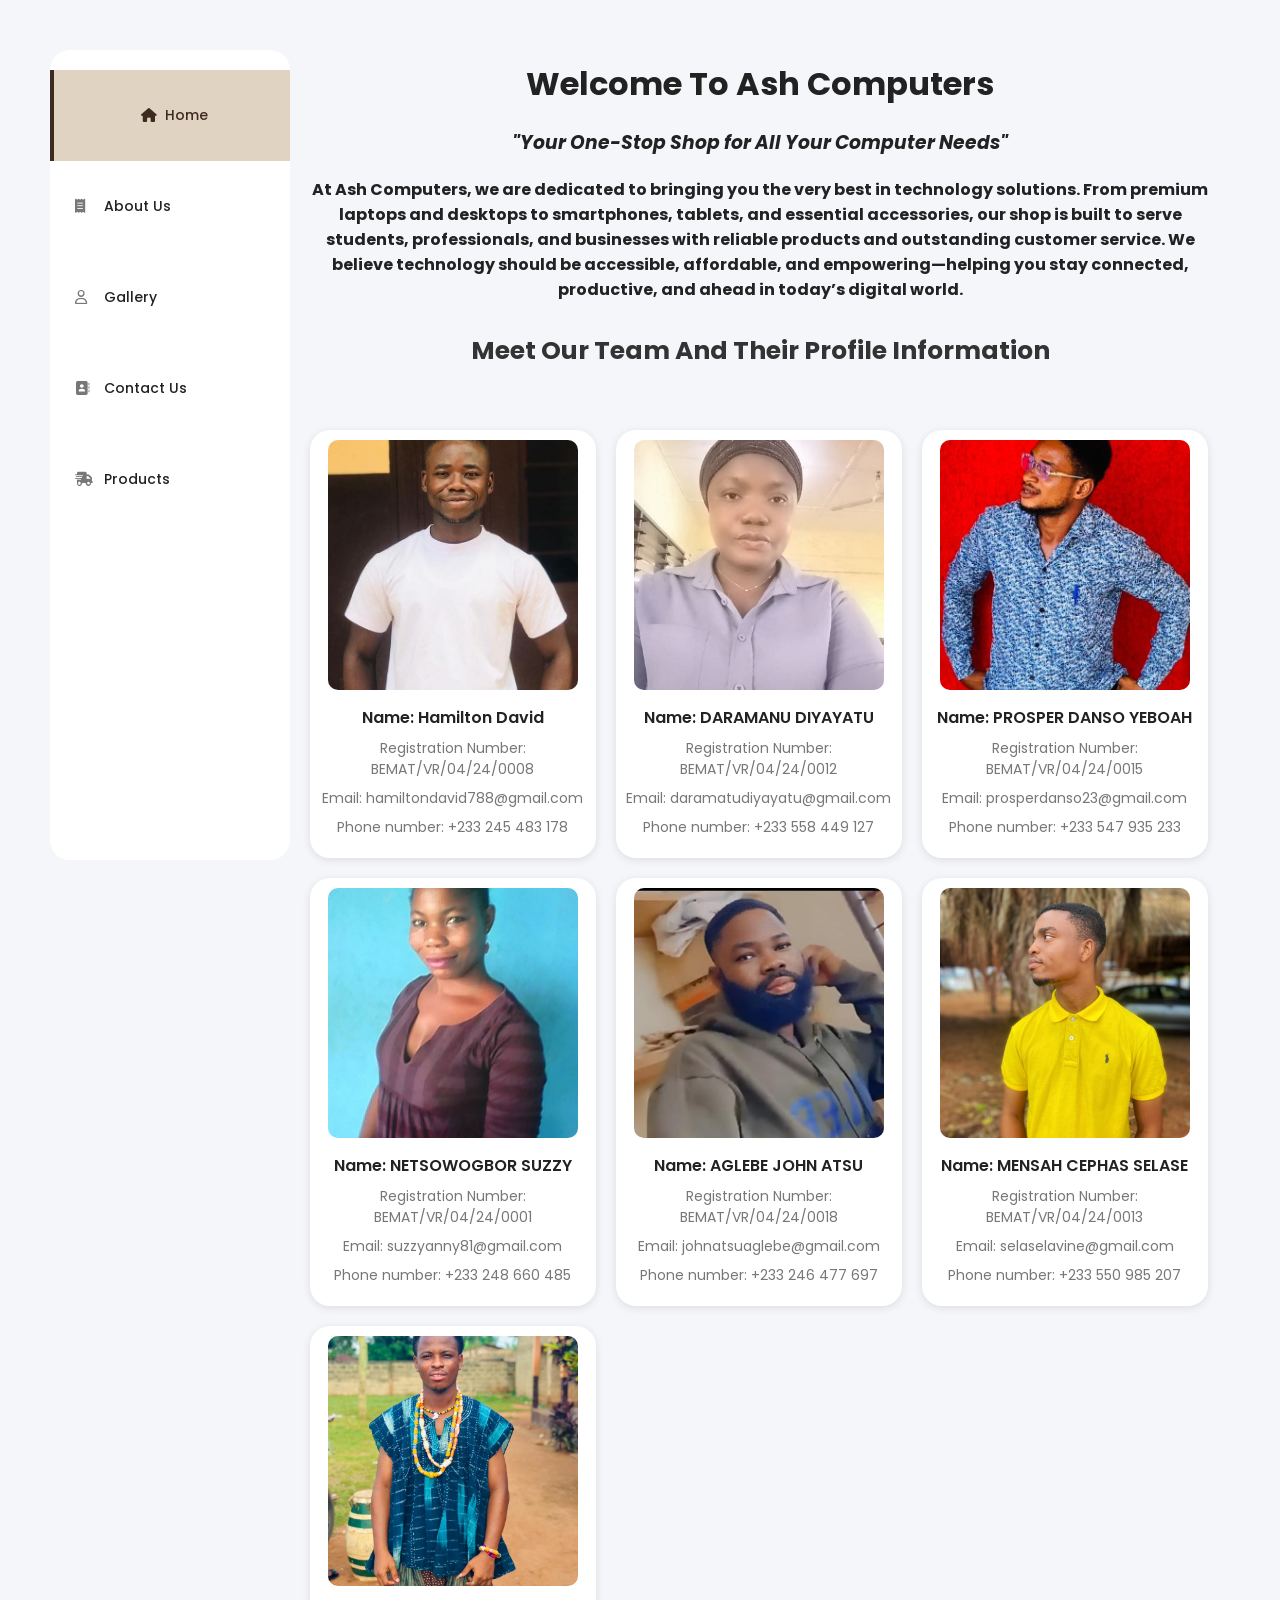
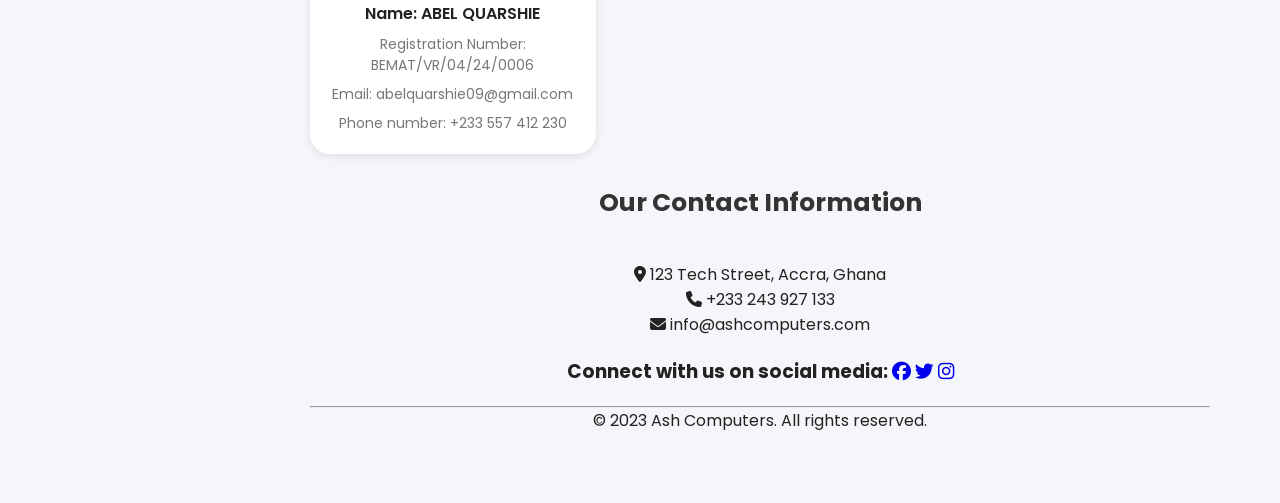
<file: index.html>
<!DOCTYPE html>
<html lang="en">
<head>
    <meta charset="UTF-8">
    <meta name="viewport" content="width=device-width, initial-scale=1.0">
    <title>Homepage</title>
    <link rel="stylesheet" href="styles.css">

    <link href="https://fonts.googleapis.com/css2?family=Poppins:wght@300;400;500;600&display=swap" rel="stylesheet">
    <link rel="stylesheet" href="https://cdnjs.cloudflare.com/ajax/libs/font-awesome/6.4.0/css/all.min.css">
</head>
<body>
    <button class="sidebar-toggle" id="sidebarToggle">
        <i class="fas fa-bars"></i>
    </button>
    <div class="page-container">
        <div id="sidebarOverlay" class="sidebar-overlay"></div>
        <aside class="sidebar">
            <nav>
                <a href="#" class="active"><i class="fa-solid fa-house"></i> Home</a>
                <a href="about.html"><i class="fa-solid fa-receipt"></i> About Us</a>
                <a href="gallery.html" id="profileLink"><i class="fa-regular fa-user"></i> Gallery</a>
                <a href="contact.html"><i class="fa-solid fa-address-book"></i> Contact Us</a>
                <a href="products.html"><i class="fa-solid fa-truck-fast"></i> Products</a>
            </nav>
        </aside>

        <main class="content">
          <!-- Profile Information Section -->
           <h1>Welcome To Ash Computers</h1>
              <h3><em>"Your One-Stop Shop for All Your Computer Needs"</em></h3>
           <h4>At Ash Computers, we are dedicated to bringing you the very best in technology solutions. From premium laptops and desktops to smartphones, tablets, and essential accessories, our shop is built to serve students, professionals, and businesses with reliable products and outstanding customer service. We believe technology should be accessible, affordable, and empowering—helping you stay connected, productive, and ahead in today’s digital world.</h4>

            <h2>Meet Our Team And Their Profile Information</h2>

        <div class="cards-container">
                <div class="profile-card">
                    <img src="images/david.jpeg" alt="Profile 1">
                    <div class="card-info">
                        <h3>Name: Hamilton David</h3>
                        <p>Registration Number: BEMAT/VR/04/24/0008</p>
                        <p>Email: hamiltondavid788@gmail.com</p>
                        <p>Phone number: +233 245 483 178</p>
                    </div>
                </div>
                
                <div class="profile-card">
                    <img src="images/diyayatu.jpeg" alt="Profile 2">
                    <div class="card-info">
                        <h3>Name: DARAMANU DIYAYATU</h3>
                        <p>Registration Number: BEMAT/VR/04/24/0012</p>
                        <p>Email: daramatudiyayatu@gmail.com</p>
                        <p>Phone number: +233 558 449 127</p>
                    </div>
                </div>
                
                <div class="profile-card">
                    <img src="images/prosper.jpeg" alt="Profile 3">
                    <div class="card-info">
                        <h3>Name: PROSPER DANSO YEBOAH</h3>
                        <p>Registration Number: BEMAT/VR/04/24/0015</p>
                        <p>Email: prosperdanso23@gmail.com</p>
                        <p>Phone number: +233 547 935 233</p>
                    </div>
                </div>
                
                <div class="profile-card">
                    <img src="images/suzzy.jpeg" alt="Profile 4">
                    <div class="card-info">
                        <h3>Name: NETSOWOGBOR SUZZY</h3>
                        <p>Registration Number: BEMAT/VR/04/24/0001</p>
                        <p>Email: suzzyanny81@gmail.com</p>
                        <p>Phone number: +233 248 660 485</p>
                    </div>
                </div>
                
                <div class="profile-card">
                    <img src="images/john.jpeg" alt="Profile 5">
                    <div class="card-info">
                        <h3>Name: AGLEBE JOHN ATSU</h3>
                        <p>Registration Number: BEMAT/VR/04/24/0018</p>
                        <p>Email: johnatsuaglebe@gmail.com</p>
                        <p>Phone number: +233 246 477 697</p>
                    </div>
                </div>

                <div class="profile-card">
                    <img src="images/cephas.jpeg" alt="Profile 2">
                    <div class="card-info">
                        <h3>Name: MENSAH CEPHAS SELASE</h3>
                        <p>Registration Number: BEMAT/VR/04/24/0013</p>
                        <p>Email: selaselavine@gmail.com</p>
                        <p>Phone number: +233 550 985 207</p>
                    </div>
                </div>

                <div class="profile-card">
                    <img src="images/abel.jpeg" alt="Profile 2">
                    <div class="card-info">
                        <h3>Name: ABEL QUARSHIE</h3>
                        <p>Registration Number: BEMAT/VR/04/24/0006</p>
                        <p>Email: abelquarshie09@gmail.com</p>
                        <p>Phone number: +233 557 412 230</p>
                    </div>
                </div>
            </div>

            <div>
        <h2>Our Contact Information</h2>
        <p><i class="fa-solid fa-location-dot"></i> 123 Tech Street, Accra, Ghana</p>
        <p><i class="fa-solid fa-phone"></i> +233 243 927 133</p>
        <p><i class="fa-solid fa-envelope"></i> info@ashcomputers.com</p>
    </div>

    <h3>
        Connect with us on social media:
        <a href="https://www.facebook.com/ashcomputers" target="_blank"><i class="fab fa-facebook"></i></a>
        <a href="https://www.twitter.com/ashcomputers" target="_blank"><i class="fab fa-twitter"></i></a>
        <a href="https://www.instagram.com/ashcomputers" target="_blank"><i class="fab fa-instagram"></i></a>
    </h3>
    <div>
        <hr>
        <p>&copy; 2023 Ash Computers. All rights reserved.</p>
    </div>

        </main>
        </div>
        
    <script>
        // Mobile menu toggle functionality
        const sidebarToggle = document.getElementById('sidebarToggle');
        const pageContainer = document.querySelector('.page-container');
        const sidebarOverlay = document.getElementById('sidebarOverlay');

        sidebarToggle.addEventListener('click', () => {
            pageContainer.classList.toggle('sidebar-open');
        });

        sidebarOverlay.addEventListener('click', () => {
            pageContainer.classList.remove('sidebar-open');
        });
    </script>
</body>
</html>
</file>
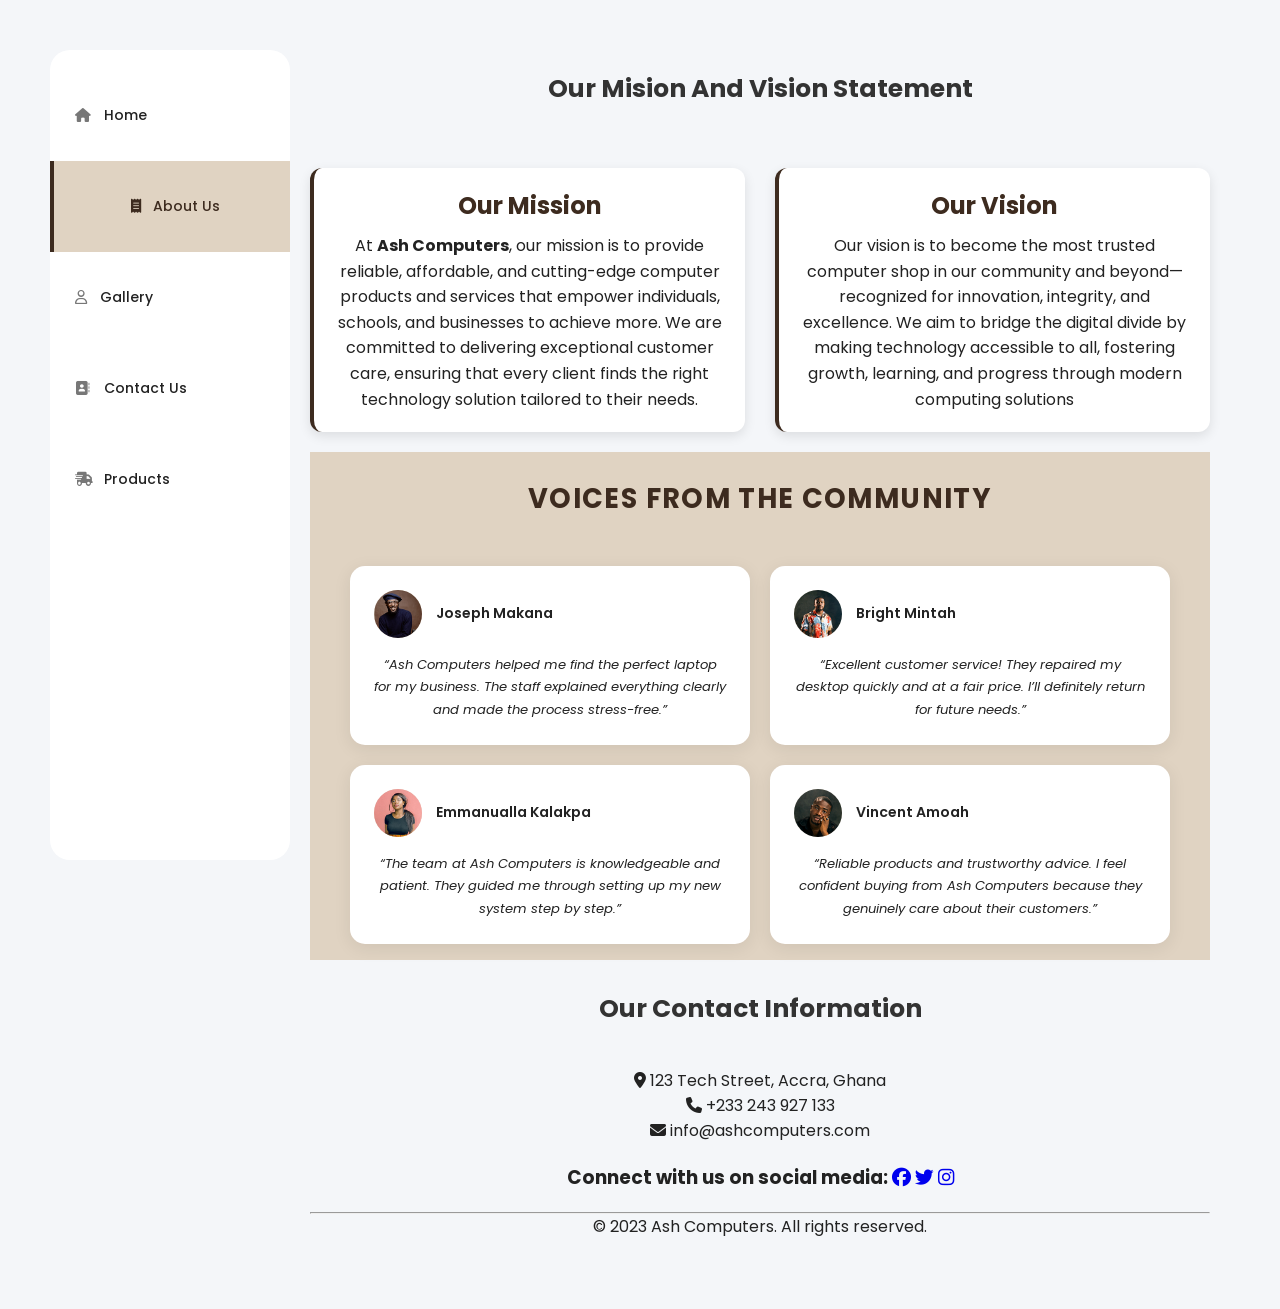
<file: about.html>
<!DOCTYPE html>
<html lang="en">
<head>
    <meta charset="UTF-8">
    <meta name="viewport" content="width=device-width, initial-scale=1.0">
    <title>About Us</title>
    <link rel="stylesheet" href="styles.css">
    <link href="https://fonts.googleapis.com/css2?family=Poppins:wght@300;400;500;600&display=swap" rel="stylesheet">
    <link rel="stylesheet" href="https://cdnjs.cloudflare.com/ajax/libs/font-awesome/6.4.0/css/all.min.css">
</head>
<body>
    <button class="sidebar-toggle" id="sidebarToggle">
        <i class="fas fa-bars"></i>
    </button>
    <div class="page-container">
        <div id="sidebarOverlay" class="sidebar-overlay"></div>
        <aside class="sidebar">
            <nav>
                <a href="index.html"><i class="fa-solid fa-house"></i> Home</a>
                <a href="#" class="active"><i class="fa-solid fa-receipt"></i> About Us</a>
                <a href="gallery.html"><i class="fa-regular fa-user"></i>Gallery</a>
                <a href="contact.html"><i class="fa-solid fa-address-book"></i> Contact Us</a>
                <a href="products.html"><i class="fa-solid fa-truck-fast"></i> Products</a>
            </nav>
        </aside>

        <main class="content">
            <h2>Our Mision And Vision Statement</h2>
            <div class="mission">
                <div class="mission-card">
                    <h3>Our Mission</h3>
                    <p>At <strong>Ash Computers</strong>, our mission is to provide reliable, affordable, and cutting-edge computer products and services that empower individuals, schools, and businesses to achieve more. We are committed to delivering exceptional customer care, ensuring that every client finds the right technology solution tailored to their needs.
                    </p>
                </div>

                <div class="mission-card">
                    <h3>Our Vision</h3>
                    <p>Our vision is to become the most trusted computer shop in our community and beyond—recognized for innovation, integrity, and excellence. We aim to bridge the digital divide by making technology accessible to all, fostering growth, learning, and progress through modern computing solutions
                    </p>
                </div>
            </div>
           
                  <!-- ═══════════════════════════════════════
       COMMUNITY TESTIMONIALS
  ═══════════════════════════════════════ -->
  <section class="community-section" id="community">
    <div class="community-inner">
      <h2 class="community-title">VOICES FROM THE COMMUNITY</h2>

      <div class="testimonials-grid">

        <div class="testimonial-card">
          <div class="testimonial-header">
            <div class="testimonial-avatar">
              <img src="images/makana image.png" alt="Adaeze Okafor"/>
            </div>
              <div class="testimonial-name">Joseph Makana</div>
          </div>
          <p class="testimonial-text">“Ash Computers helped me find the perfect laptop for my business. The staff explained everything clearly and made the process stress-free.”</p>
        </div>

        <div class="testimonial-card">
          <div class="testimonial-header">
            <div class="testimonial-avatar">
              <img src="images/Amina Threads Image.png" alt="Kwame Mensah"/>
            </div>
              <div class="testimonial-name">Bright Mintah</div>
          </div>
          <p class="testimonial-text">“Excellent customer service! They repaired my desktop quickly and at a fair price. I’ll definitely return for future needs.”</p>
        </div>

        <div class="testimonial-card">
          <div class="testimonial-header">
            <div class="testimonial-avatar">
              <img src="images/Nala Couture Image.png" alt="David Kipnge"/>
            </div>
              <div class="testimonial-name">Emmanualla Kalakpa</div>
          </div>
          <p class="testimonial-text">“The team at Ash Computers is knowledgeable and patient. They guided me through setting up my new system step by step.”</p>
        </div>

        <div class="testimonial-card">
          <div class="testimonial-header">
            <div class="testimonial-avatar">
              <img src="images/Amino Diallo.png" alt="Amara Diallo"/>
            </div>
              <div class="testimonial-name">Vincent Amoah</div>
          </div>
          <p class="testimonial-text">“Reliable products and trustworthy advice. I feel confident buying from Ash Computers because they genuinely care about their customers.”</p>
        </div>

      </div>
    </div>
  </section>

  <div>
        <h2>Our Contact Information</h2>
        <p><i class="fa-solid fa-location-dot"></i> 123 Tech Street, Accra, Ghana</p>
        <p><i class="fa-solid fa-phone"></i> +233 243 927 133</p>
        <p><i class="fa-solid fa-envelope"></i> info@ashcomputers.com</p>
    </div>

    <h3>
        Connect with us on social media:
        <a href="https://www.facebook.com/ashcomputers" target="_blank"><i class="fab fa-facebook"></i></a>
        <a href="https://www.twitter.com/ashcomputers" target="_blank"><i class="fab fa-twitter"></i></a>
        <a href="https://www.instagram.com/ashcomputers" target="_blank"><i class="fab fa-instagram"></i></a>
    </h3>
    <div>
        <hr>
        <p>&copy; 2023 Ash Computers. All rights reserved.</p>
    </div>
             
        </main>



        </div>

    <script>
        // Mobile menu toggle functionality
        const sidebarToggle = document.getElementById('sidebarToggle');
        const pageContainer = document.querySelector('.page-container');
        const sidebarOverlay = document.getElementById('sidebarOverlay');

        sidebarToggle.addEventListener('click', () => {
            pageContainer.classList.toggle('sidebar-open');
        });

        sidebarOverlay.addEventListener('click', () => {
            pageContainer.classList.remove('sidebar-open');
        });
    </script>
</body>
</html>
</file>
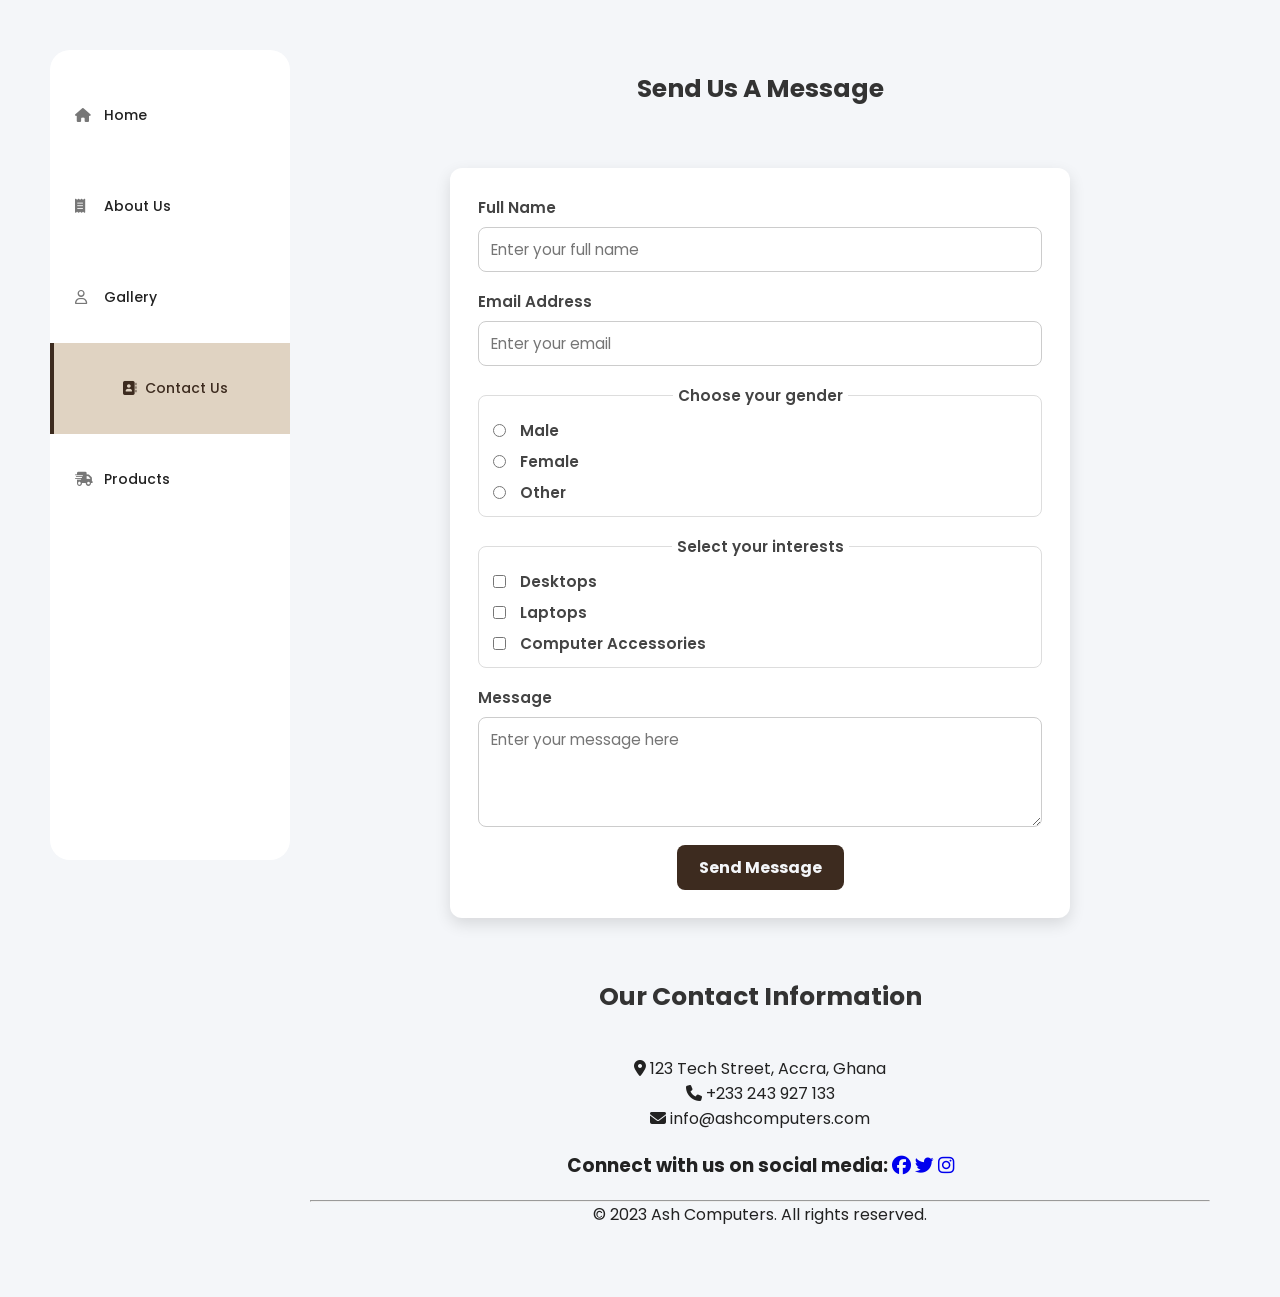
<file: contact.html>
<!DOCTYPE html>
<html lang="en">
<head>
    <meta charset="UTF-8">
    <meta name="viewport" content="width=device-width, initial-scale=1.0">
    <title>Contact Us</title>
    <link rel="stylesheet" href="styles.css">
    <link href="https://fonts.googleapis.com/css2?family=Poppins:wght@300;400;500;600&display=swap" rel="stylesheet">
    <link rel="stylesheet" href="https://cdnjs.cloudflare.com/ajax/libs/font-awesome/6.4.0/css/all.min.css">
</head>
<body>
    <button class="sidebar-toggle" id="sidebarToggle">
        <i class="fas fa-bars"></i>
    </button>
    <div class="page-container">
        <div id="sidebarOverlay" class="sidebar-overlay"></div>
        <aside class="sidebar">
            <nav>
                <a href="index.html"><i class="fa-solid fa-house"></i> Home</a>
                <a href="about.html"><i class="fa-solid fa-receipt"></i> About Us</a>
                <a href="gallery.html" id="profileLink"><i class="fa-regular fa-user"></i> Gallery</a>
                <a href="#" class="active"><i class="fa-solid fa-address-book"></i> Contact Us</a>
                <a href="products.html"><i class="fa-solid fa-truck-fast"></i> Products</a>
            </nav>
        </aside>

        <main class="content">
            
    <h2>Send Us A Message</h2>
    <form action="#" method="post" class="contact-form">
        <div class="form-group">
            <label for="fullname">Full Name</label>
            <input type="text" id="fullname" name="fullname" placeholder="Enter your full name" required>
        </div>

        <div class="form-group">
            <label for="email">Email Address</label>
            <input type="email" id="email" name="email" placeholder="Enter your email" required>
        </div>

        <fieldset class="form-group">
            <legend>Choose your gender</legend>
            <label><input type="radio" id="male" name="gender" value="male" required> Male</label>
            <label><input type="radio" id="female" name="gender" value="female"> Female</label>
            <label><input type="radio" id="other" name="gender" value="other"> Other</label>
        </fieldset>

        <fieldset class="form-group">
            <legend>Select your interests</legend>
            <label><input type="checkbox" name="interests" value="sports"> Desktops</label>
            <label><input type="checkbox" name="interests" value="music"> Laptops</label>
            <label><input type="checkbox" name="interests" value="reading"> Computer Accessories</label>
        </fieldset>

        <div class="form-group">
            <label for="message">Message</label>
            <textarea id="message" name="message" placeholder="Enter your message here" required></textarea>
        </div>

        <button type="submit">Send Message</button>
    </form>

    <div>
        <h2>Our Contact Information</h2>
        <p><i class="fa-solid fa-location-dot"></i> 123 Tech Street, Accra, Ghana</p>
        <p><i class="fa-solid fa-phone"></i> +233 243 927 133</p>
        <p><i class="fa-solid fa-envelope"></i> info@ashcomputers.com</p>
    </div>

    <h3>
        Connect with us on social media:
        <a href="https://www.facebook.com/ashcomputers" target="_blank"><i class="fab fa-facebook"></i></a>
        <a href="https://www.twitter.com/ashcomputers" target="_blank"><i class="fab fa-twitter"></i></a>
        <a href="https://www.instagram.com/ashcomputers" target="_blank"><i class="fab fa-instagram"></i></a>
    </h3>
    <div>
        <hr>
        <p>&copy; 2023 Ash Computers. All rights reserved.</p>
    </div>
        </main>
        </div>

    <script>
        // Mobile menu toggle functionality
        const sidebarToggle = document.getElementById('sidebarToggle');
        const pageContainer = document.querySelector('.page-container');
        const sidebarOverlay = document.getElementById('sidebarOverlay');

        sidebarToggle.addEventListener('click', () => {
            pageContainer.classList.toggle('sidebar-open');
        });

        sidebarOverlay.addEventListener('click', () => {
            pageContainer.classList.remove('sidebar-open');
        });
    </script>
</body>
</html>
</file>
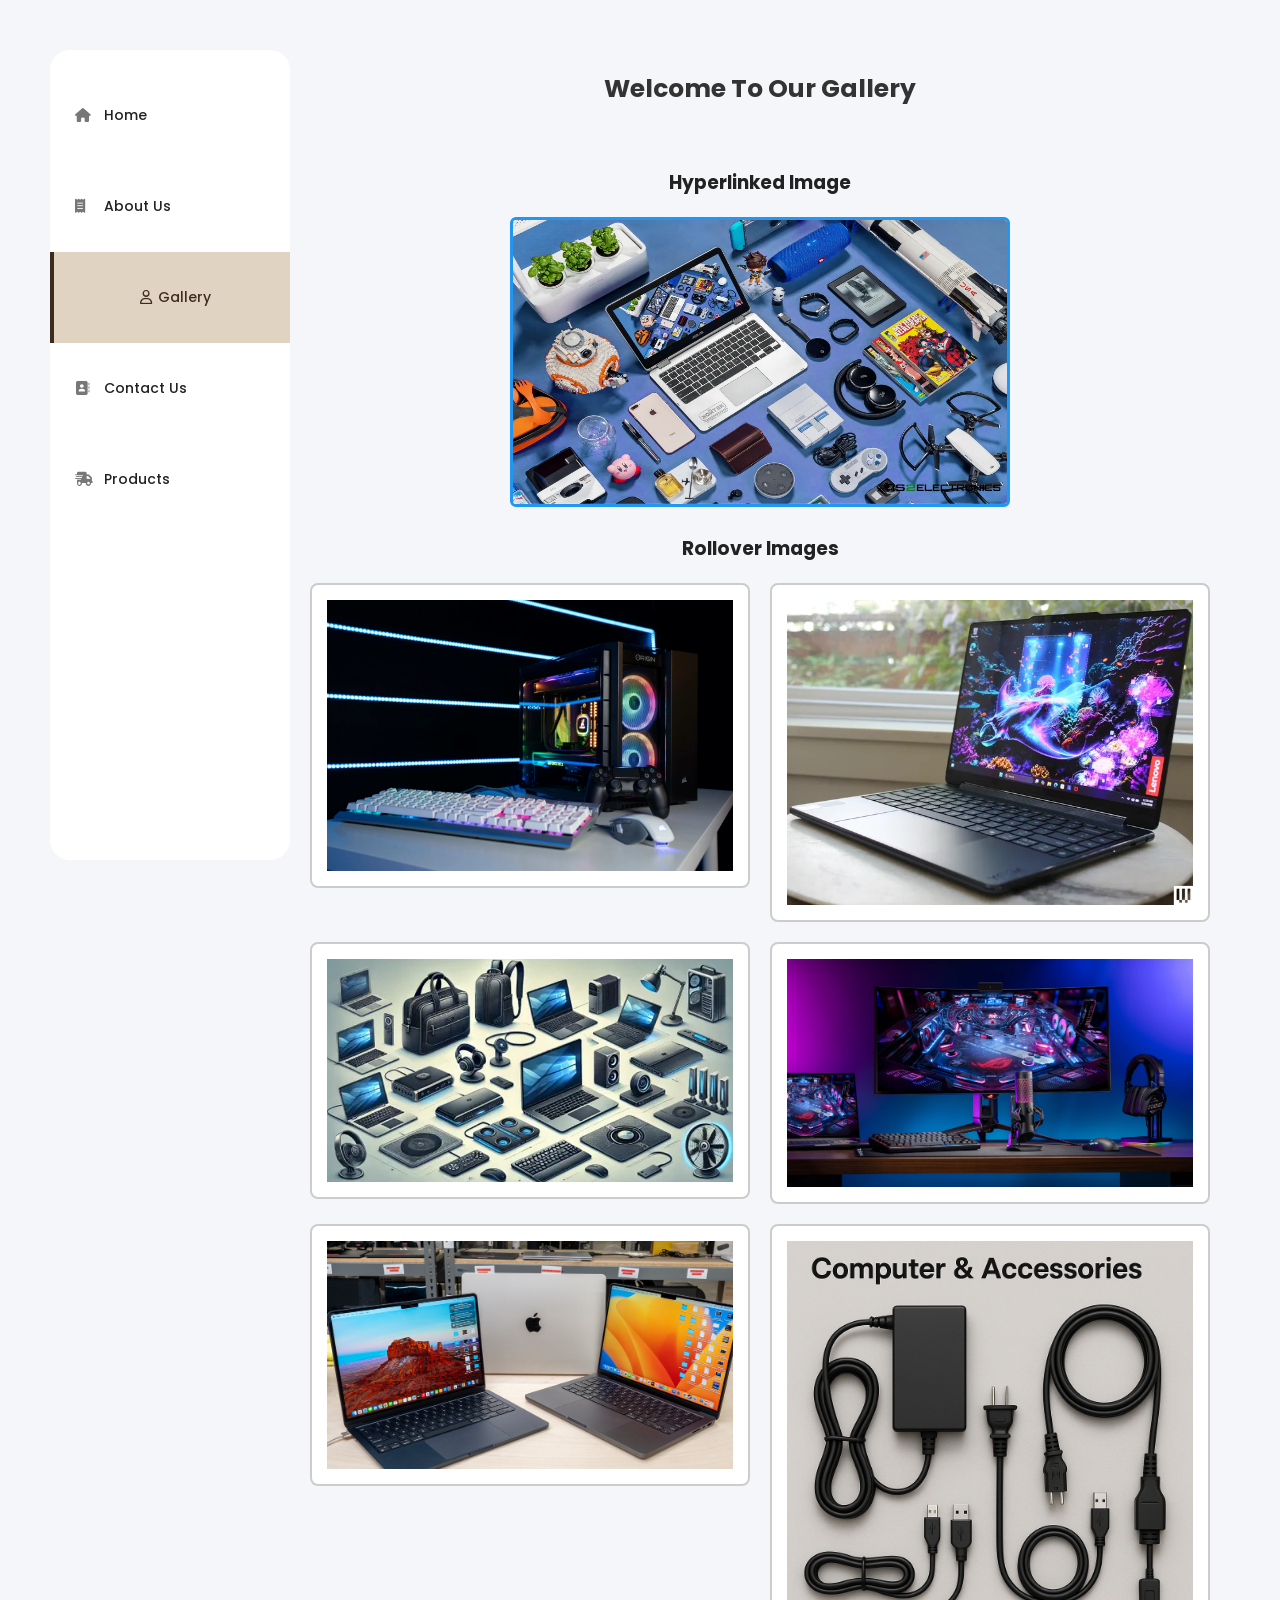
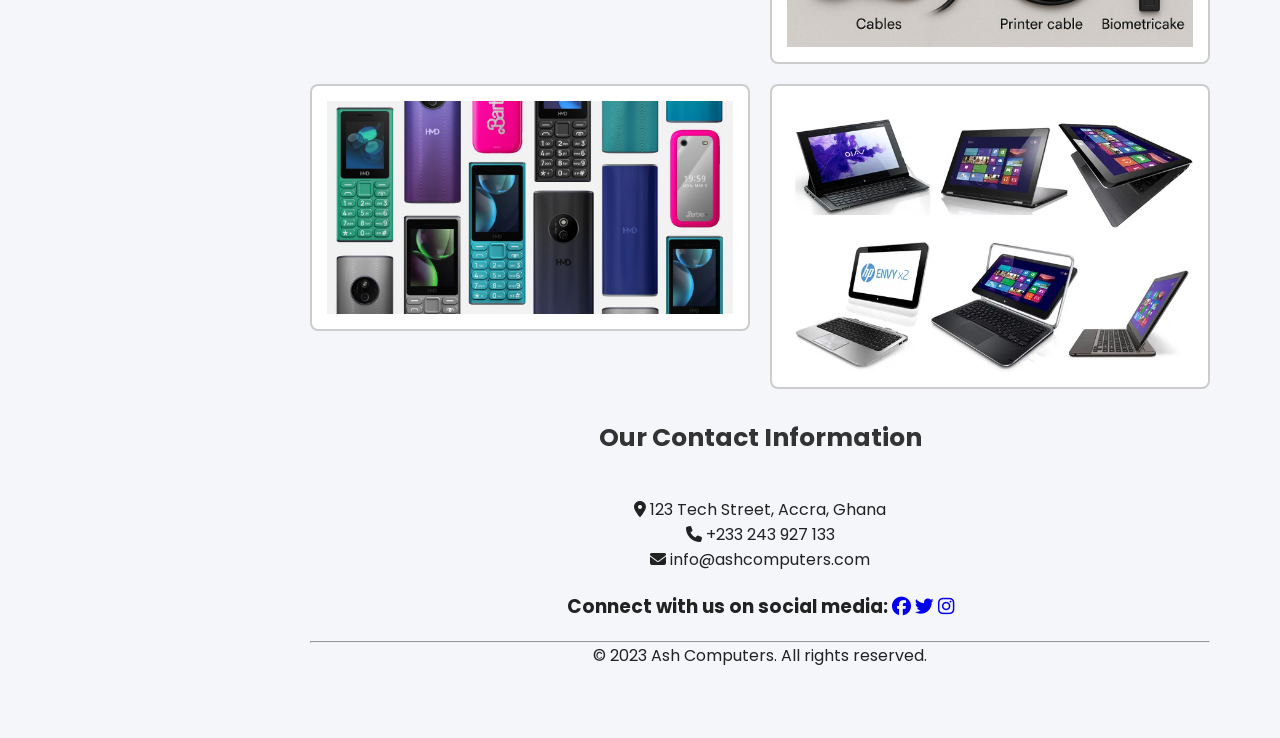
<file: gallery.html>
<!DOCTYPE html>
<html lang="en">
<head>
    <meta charset="UTF-8">
    <meta name="viewport" content="width=device-width, initial-scale=1.0">
    <title>Gallery</title>
    <link rel="stylesheet" href="styles.css">
    <link href="https://fonts.googleapis.com/css2?family=Poppins:wght@300;400;500;600&display=swap" rel="stylesheet">
    <link rel="stylesheet" href="https://cdnjs.cloudflare.com/ajax/libs/font-awesome/6.4.0/css/all.min.css">
</head>
<body>
    <button class="sidebar-toggle" id="sidebarToggle">
        <i class="fas fa-bars"></i>
    </button>
    <div class="page-container">
        <div id="sidebarOverlay" class="sidebar-overlay"></div>
        <!-- Navigation sidebar -->
        <aside class="sidebar">
            <nav>
                <a href="index.html"><i class="fa-solid fa-house"></i> Home</a>
                <a href="about.html"><i class="fa-solid fa-receipt"></i> About Us</a>
                <a href="#" class="active"><i class="fa-regular fa-user"></i>Gallery</a>
                <a href="contact.html"><i class="fa-solid fa-address-book"></i> Contact Us</a>
                <a href="products.html"><i class="fa-solid fa-truck-fast"></i> Products</a>
            </nav>
        </aside>
<!-- Main Content Page -->
        <main class="content">
            <h2>Welcome To Our Gallery</h2>

            <!-- Hyperlinked Image -->
             <h3>Hyperlinked Image</h3>
    <div class="linked-image">
        <a href="https://as2.ae/gadgets-examples/?srsltid=AfmBOor2L7TFckHd138uA8Omf4IGtQ9JXAR4ABbVwhBBO5OPyeFayUB2" target="_blank">
            <img src="images/Gadgets-Examples.webp" 
                 alt="Hyperlinked Image" 
                 class="hyperlink">
        </a>
    </div>

    <!-- Rollover Images -->
     <h3>Rollover Images</h3>
    <div class="rollover-grid">
        <div class="image-box">
            <img src="images/gaming-computer.webp" 
                 alt="Rollover Image" 
                 class="rollover">
        </div>

        <div class="image-box">
            <img src="images/laptops.webp" 
                 alt="Rollover Image" 
                 class="rollover">
        </div>

    <div class="image-box">
        <img src="images/computeraccessories.jpg" 
             alt="Rollover Image" 
             class="rollover">
    </div>

    <div class="image-box">
        <img src="images/desktop computer.jpg" 
             alt="Rollover Image" 
             class="rollover">
    </div>

    <div class="image-box">
        <img src="images/apple-laptops.jpg" 
             alt="Rollover Image" 
             class="rollover">
    </div>

    <div class="image-box">
        <img src="images/external-drive.png" 
             alt="Rollover Image" 
             class="rollover">
    </div>

    <div class="image-box">
        <img src="images/mobile-phones.jpg" 
             alt="Rollover Image" 
             class="rollover">
    </div>

    <div class="image-box">
        <img src="images/hybrids-computer.webp" 
             alt="Rollover Image" 
             class="rollover">
    </div>
    </div>

    <div>
        <h2>Our Contact Information</h2>
        <p><i class="fa-solid fa-location-dot"></i> 123 Tech Street, Accra, Ghana</p>
        <p><i class="fa-solid fa-phone"></i> +233 243 927 133</p>
        <p><i class="fa-solid fa-envelope"></i> info@ashcomputers.com</p>
    </div>

    <h3>
        Connect with us on social media:
        <a href="https://www.facebook.com/ashcomputers" target="_blank"><i class="fab fa-facebook"></i></a>
        <a href="https://www.twitter.com/ashcomputers" target="_blank"><i class="fab fa-twitter"></i></a>
        <a href="https://www.instagram.com/ashcomputers" target="_blank"><i class="fab fa-instagram"></i></a>
    </h3>
    <div>
        <hr>
        <p>&copy; 2023 Ash Computers. All rights reserved.</p>
    </div>

        </main>
        </div>

    <script>
        // Mobile menu toggle functionality
        const sidebarToggle = document.getElementById('sidebarToggle');
        const pageContainer = document.querySelector('.page-container');
        const sidebarOverlay = document.querySelector('.sidebar-overlay');

        sidebarToggle.addEventListener('click', () => {
            pageContainer.classList.toggle('sidebar-open');
        });

        sidebarOverlay.addEventListener('click', () => {
            pageContainer.classList.remove('sidebar-open');
        });
    </script>
</body>
</html>
</file>
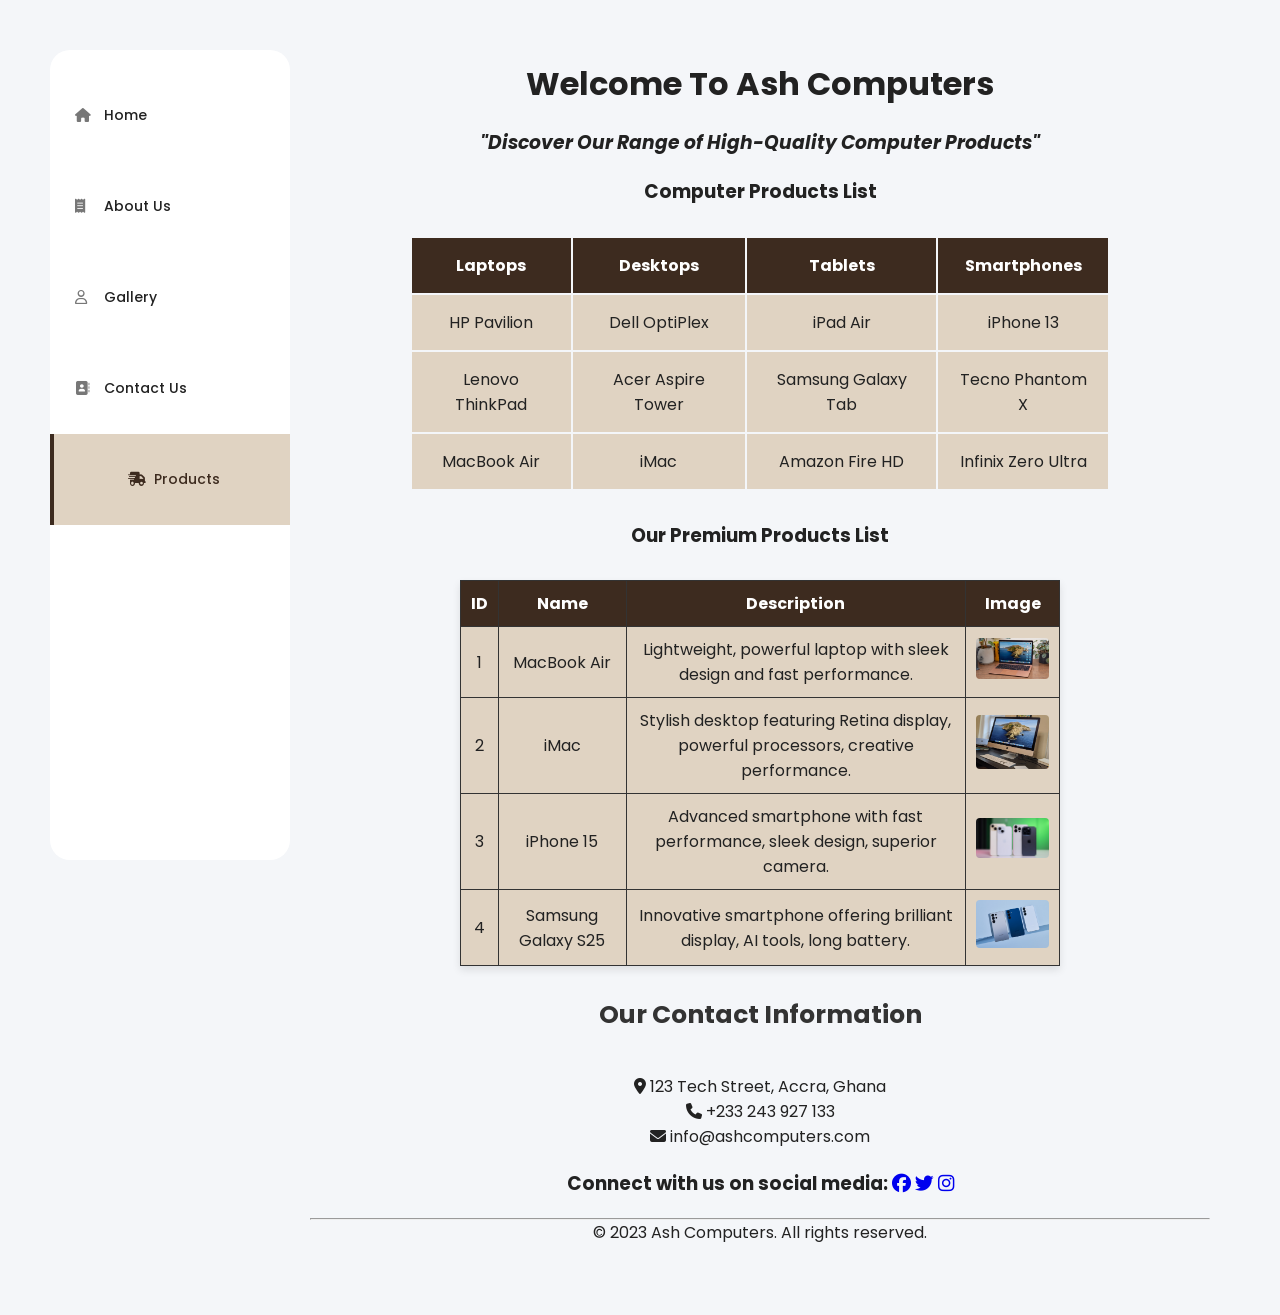
<file: products.html>
<!DOCTYPE html>
<html lang="en">
<head>
    <meta charset="UTF-8">
    <meta name="viewport" content="width=device-width, initial-scale=1.0">
    <title>Order Page</title>
    <link rel="stylesheet" href="styles.css">
    <link href="https://fonts.googleapis.com/css2?family=Poppins:wght@300;400;500;600&display=swap" rel="stylesheet">
    <link rel="stylesheet" href="https://cdnjs.cloudflare.com/ajax/libs/font-awesome/6.4.0/css/all.min.css">
</head>
<body>
    <button class="sidebar-toggle" id="sidebarToggle">
        <i class="fas fa-bars"></i>
    </button>
    <div class="page-container">
        <div id="sidebarOverlay" class="sidebar-overlay"></div>
        <aside class="sidebar">
            <nav>
                <a href="index.html"><i class="fa-solid fa-house"></i> Home</a>
                <a href="about.html"><i class="fa-solid fa-receipt"></i> About Us</a>
                <a href="gallery.html" id="profileLink"><i class="fa-regular fa-user"></i> Gallery</a>
                <a href="contact.html"><i class="fa-solid fa-address-book"></i> Contact Us</a>
                <a href="#" class="active"><i class="fa-solid fa-truck-fast"></i> Products</a>
            </nav>
        </aside>

        <main class="content">
            <div class="welcome-header"><h1>Welcome To Ash Computers</h1></div>
            <h3><em>"Discover Our Range of High-Quality Computer Products"</em></h3>
           
    <div class="container">
        <!-- Invisible border table -->
         <h3>Computer Products List</h3>
        <table class="layout-table">
            <tr>
                <th>Laptops</th>
                <th>Desktops</th>
                <th>Tablets</th>
                <th>Smartphones</th>
            </tr>
            <tr>
                <td>HP Pavilion</td>
                <td>Dell OptiPlex</td>
                <td>iPad Air</td>
                <td>iPhone 13</td>
            </tr>
            <tr>
                <td>Lenovo ThinkPad</td>
                <td>Acer Aspire Tower</td>
                <td>Samsung Galaxy Tab</td>
                <td>Tecno Phantom X</td>
            </tr>
            <tr>
                <td>MacBook Air</td>
                <td>iMac</td>
                <td>Amazon Fire HD</td>
                <td>Infinix Zero Ultra</td>
            </tr>
        </table>

        <!-- Visible border table -->
         <h3>Our Premium Products List</h3>
        <table class="data-table">
            
            <tr>
                <th>ID</th>
                <th>Name</th>
                <th>Description</th>
                <th>Image</th>
            </tr>
            <tr>
                <td>1</td>
                <td>MacBook Air</td>
                <td>Lightweight, powerful laptop with sleek design and fast performance.</td>
                <td><img src="images/macBook-air.jpg" alt="Placeholder"></td>
            </tr>
            <tr>
                <td>2</td>
                <td>iMac</td>
                <td>Stylish desktop featuring Retina display, powerful processors, creative performance.</td>
                <td><img src="images/imac.webp" alt="Placeholder"></td>
            </tr>
            <tr>
                <td>3</td>
                <td>iPhone 15</td>
                <td>Advanced smartphone with fast performance, sleek design, superior camera.</td>
                <td><img src="images/iPhone-15.jpg" alt="Placeholder"></td>
            </tr>
            <tr>
                <td>4</td>
                <td>Samsung Galaxy S25</td>
                <td>Innovative smartphone offering brilliant display, AI tools, long battery.</td>
                <td><img src="images/samsung-galaxy-s25.jpg" alt="Placeholder"></td>
            </tr>
        </table>
    </div>

<div>
        <h2>Our Contact Information</h2>
        <p><i class="fa-solid fa-location-dot"></i> 123 Tech Street, Accra, Ghana</p>
        <p><i class="fa-solid fa-phone"></i> +233 243 927 133</p>
        <p><i class="fa-solid fa-envelope"></i> info@ashcomputers.com</p>
    </div>

    <h3>
        Connect with us on social media:
        <a href="https://www.facebook.com/ashcomputers" target="_blank"><i class="fab fa-facebook"></i></a>
        <a href="https://www.twitter.com/ashcomputers" target="_blank"><i class="fab fa-twitter"></i></a>
        <a href="https://www.instagram.com/ashcomputers" target="_blank"><i class="fab fa-instagram"></i></a>
    </h3>
    <div>
        <hr>
        <p>&copy; 2023 Ash Computers. All rights reserved.</p>
    </div>

        </main>



        </div>

    <script>
        // Mobile menu toggle functionality
        const sidebarToggle = document.getElementById('sidebarToggle');
        const pageContainer = document.querySelector('.page-container');
        const sidebarOverlay = document.getElementById('sidebarOverlay');

        sidebarToggle.addEventListener('click', () => {
            pageContainer.classList.toggle('sidebar-open');
        });

        sidebarOverlay.addEventListener('click', () => {
            pageContainer.classList.remove('sidebar-open');
        });
    </script>
</body>
</html>
</file>
<file: styles.css>
:root {
    --primary: #3D2B1F;
    --primary-light: #E0D3C2;
    --bg-color: #F4F6F9;
    --text-dark: #222;
    --text-light: #777;
    --white: #FFFFFF;
}

* { box-sizing: border-box; margin: 0; padding: 0; font-family: 'Poppins', sans-serif; }

body { background-color: var(--bg-color); color: var(--text-dark); }

.sidebar-toggle {
    display: none;
    background: none;
    border: none;
    color: var(--white);
    font-size: 20px;
    cursor: pointer;
    position: fixed;
    top: 20px;
    left: 20px;
    z-index: 1000;
    background: var(--primary);
    padding: 10px;
    border-radius: 8px;
    box-shadow: 0 2px 8px rgba(0,0,0,0.2);
}

.sidebar-toggle i {
    color: var(--bg-color);
}

.sidebar-overlay {
    position: fixed;
    inset: 0;
    background: rgba(0,0,0,0.55);
    opacity: 0;
    visibility: hidden;
    transition: opacity 180ms ease-in-out;
    z-index: 900;
}

.page-container.sidebar-open .sidebar-overlay {
    opacity: 1;
    visibility: visible;
}

.page-container { display: flex;  padding: 0 20px; }

.sidebar {
    background: var(--white); width: 220px; border-radius: 20px; padding: 20px 0;
    display: flex; flex-direction: column; justify-content: space-between;
    height: 90vh; position: sticky; top: 20px; margin-top: 10px;
}
.sidebar nav a {
    display: block; padding: 35px 25px; color: var(--text-dark); text-decoration: none; font-size: 14px; font-weight: 500; transition: 0.3s; text-align: left;}

.sidebar nav a i { width: 25px; color: var(--text-light); }

.sidebar nav a.active { background: var(--primary-light); color: var(--primary); border-left: 4px solid var(--primary); text-align: center; }

.sidebar nav a.active i { color: var(--primary); }

.content { flex: 1; display: flex; flex-direction: column; gap: 20px; margin-bottom: 10px; }
h2 { font-size: 25px; text-align: center; padding: 10px; color: var(--primary); }

/* Cards Container */
.cards-container {
    display: flex;
    flex-wrap: wrap;
    gap: 20px;
    justify-content: flex-start;
}

/* Student Profile Section */
.profile-card {
    background: var(--white); 
    border-radius: 20px; 
    padding: 10px;
    padding-bottom: 20px;
    display: flex; 
    flex-direction: column;
    align-items: center;
    gap: 15px;
    width: calc(33.333% - 14px);
    box-shadow: 0 2px 8px rgba(0,0,0,0.1);
    transition: transform 0.3s ease;
}

.profile-card:hover {
    transform: translateY(-5px);
}

.profile-card img {
    width: 250px; 
    height: 250px; 
    border-radius: 10px; 
    object-fit: cover; 
    background: var(--primary-light);
}

.card-info {
    display: flex;
    flex-direction: column;
    align-items: center;
    gap: 8px;
    text-align: center;
}

.card-info h3 {
    font-size: 16px;
    font-weight: 600;
    margin: 0;
}

.card-info p {
    font-size: 14px;
    color: var(--text-light);
    margin: 0;
}

@media (max-width: 900px) {
    .profile-card { width: calc(50% - 10px); }
}

h2 {
    color: #333; text-align: center;}

form.contact-form {
    background: #fff;
    padding: 28px;
    border-radius: 12px;
    max-width: 620px;
    width: min(100%, 620px);
    margin: 0 auto 30px;
    box-shadow: 0 6px 16px rgba(0,0,0,0.12);
    display: grid;
    gap: 18px;
}

.form-group {
    display: flex;
    flex-direction: column;
    gap: 8px;
}

.form-group label,
form.contact-form legend {
    color: #444;
    font-weight: 600;
    font-size: 0.95rem;
}

label {
    display: flex;
    align-items: center;
    gap: 6px;
}

form.contact-form fieldset {
    border: 1px solid #ddd;
    border-radius: 8px;
    padding: 12px 14px;
    display: grid;
    gap: 8px;
}

form.contact-form fieldset legend {
    padding: 0 5px;
}

form.contact-form input[type="text"],
form.contact-form input[type="email"],
form.contact-form textarea {
    width: 100%;
    padding: 10px 12px;
    border: 1px solid #ccc;
    border-radius: 8px;
    font-size: 0.95rem;
    transition: border-color 0.2s ease, box-shadow 0.2s ease;
}

form.contact-form input[type="text"]:focus,
form.contact-form input[type="email"]:focus,
form.contact-form textarea:focus {
    outline: none;
    border-color: var(--primary);
    box-shadow: 0 0 0 3px rgba(220, 164, 54, 0.2);
}

form.contact-form textarea {
    min-height: 110px;
    resize: vertical;
}

form.contact-form button {
    width: max-content;
    margin: 0 auto;
    padding: 10px 22px;
    border-radius: 8px;
    font-weight: 700;
}

input[type="radio"], input[type="checkbox"] {
    margin-right: 8px;
    accent-color: var(--primary);
}



#textarea {
    width: 95%;
    height: 100px;
    padding: 8px;
    margin-top: 5px;
    margin-bottom: 15px;
    border: 1px solid #ccc;
    border-radius: 4px;
}
button {
    background-color: var(--primary);
    color: var(--bg-color);
    padding: 10px 18px;
    border: none;
    font-size: 16px;
    font-weight: 600;
    border-radius: 4px;
    cursor: pointer;
    display: block;
    margin: auto;
}

button:hover {
    background-color: #776b5b;
}

.container {
    display: flex;
    flex-direction: column;
    align-items: center;
    gap: 20px;
}

/* Invisible border table */
.layout-table {
    border: none;
    width: 600px;
    height: 200px;
    margin: 0;
}

.layout-table td {
    padding: 15px;
    border: none; /* invisible borders */
    background-color: var(--primary-light);
    text-align: center;
}

.layout-table th {
    background-color: var(--primary);
    color: white;
    padding: 15px;
    text-align: center;
    border: none;
}

/* Visible border table */
.data-table {
    border-collapse: collapse;
    width: 100%;
    max-width: 600px;
    margin: 0 auto;
    background-color: var(--primary-light);
    box-shadow: 0 4px 8px rgba(0,0,0,0.1);
}

.data-table th, .data-table td {
    border: 1px solid #333;
    padding: 10px;
    text-align: center;
}

.data-table th {
    background-color: var(--primary);
    color: white;
}

.data-table img {
    width: 100%;
    max-width: 100px;
    height: auto;
    border-radius: 4px;
}

/* Responsive adjustments for smaller screens */
@media (max-width: 768px) {
    .data-table th, .data-table td {
        padding: 5px;
        font-size: 14px;
    }
    .data-table img {
        max-width: 50px;
    }
}

/* Rollover images */
.rollover-grid {
    display: grid;
    grid-template-columns: repeat(2, minmax(0, 1fr));
    gap: 20px;
    justify-items: center;
    align-items: start;
    margin: 0 auto;
    width: min(100%, 1080px);
}

.rollover-grid .image-box {
    margin: 0;
}

body {
    font-family: Arial, sans-serif;
    background-color: #f4f6f9;
    text-align: center;
    margin: 40px;
}

h2 {
    margin-bottom: 30px;
    color: #333;
}

/* Box model styling */
.image-box {
    margin: 20px;
    padding: 15px;
    border: 2px solid #ccc;
    border-radius: 8px;
    background-color: #fff;
    position: relative; /* positioning concept */
}

/* Rollover effect */
.rollover {
    display: block;
    width: 100%;
    max-width: 500px;
    height: auto;
    transition: transform 0.3s, opacity 0.3s;
}

.rollover:hover {
    transform: scale(1.1); /* enlarge on hover */
    opacity: 0.8;          /* fade effect */
    /* removed content URL swap to avoid missing-placeholder display issues */
}

/* Hyperlinked image styling */
.hyperlink {
    display: inline-block;
    width: 500px;
    height: 290px;
    border: 3px solid #2196F3;
    border-radius: 6px;
    transition: box-shadow 0.3s;
}

.hyperlink:hover {
    box-shadow: 0 0 12px rgba(33, 150, 243, 0.7);
}

/* About Section */
.mission {
    display: flex;
    gap: 20px;
    flex-wrap: wrap;
}

.mission-card {
    background-color: var(--white);
    border-radius: 12px;
    padding: 20px;
    width: 100%;
    align-items: center;
    margin: 20px 30px;
    box-shadow: 0 4px 12px rgba(0,0,0,0.1);
    border-left: 4px solid var(--primary);
    transition: transform .25s;
}

.mission-card:hover {
    transform: translateY(-3px);
}

.mission-card h3 {
    font-size: 1.5rem;
    color: var(--primary);
    margin-bottom: 10px;
}

.mission-card p {
    font-size: 1.0rem;
    color: var(--text-dark);
    line-height: 1.6;
}

/* ══════════════════════════════════════
   COMMUNITY TESTIMONIALS
══════════════════════════════════════ */
.community-section {
    background: var(--primary-light);
    padding: 1.5rem 1rem;
    margin-left: 0;
}

.community-inner {
    max-width: 1200px;
    margin: 0 auto;
}

.community-title {
    font-family: 'Poppins', sans-serif;
    font-size: 1.7rem;
    font-weight: 700;
    text-align: center;
    text-transform: uppercase;
    letter-spacing: .05em;
    margin-bottom: 2.25rem;
    color: var(--primary);
}

.testimonials-grid {
    display: grid;
    grid-template-columns: repeat(auto-fit, minmax(280px, 1fr));
    gap: 1.25rem;
}

.testimonial-card {
    background: var(--white);
    border-radius: 15px;
    padding: 1.5rem;
    box-shadow: 0 4px 18px rgba(0,0,0,.08);
    transition: transform .25s;
}

.testimonial-card:hover {
    transform: translateY(-3px);
}

.testimonial-header {
    display: flex;
    align-items: center;
    gap: .85rem;
    margin-bottom: 1rem;
}

.testimonial-avatar {
    width: 48px;
    height: 48px;
    border-radius: 50%;
    overflow: hidden;
    flex-shrink: 0;
    background: var(--primary-light);
}

.testimonial-avatar img {
    width: 100%;
    height: 100%;
    object-fit: cover;
    object-position: center top;
    display: block;
}

.testimonial-name {
    font-family: 'Poppins', sans-serif;
    font-size: .88rem;
    font-weight: 600;
    color: var(--text-dark);
    margin-bottom: .1rem;
}

.testimonial-role {
    font-size: .72rem;
    color: var(--text-light);
}

.testimonial-text {
    font-size: .82rem;
    color: var(--text-dark);
    line-height: 1.7;
    font-style: italic;
}

/* ══════════════════════════════════════
   RESPONSIVE DESIGN
══════════════════════════════════════ */

/* Mobile Styles (up to 768px) */
@media (max-width: 768px) {
    .sidebar-toggle {
        display: block;
    }

    .page-container {
        padding: 0;
    }

    .sidebar {
        position: fixed;
        top: 0;
        left: -220px;
        width: 220px;
        height: 100vh;
        margin-top: 0;
        z-index: 1000;
        transition: left 0.3s ease;
        border-radius: 0;
    }

    .page-container.sidebar-open .sidebar {
        left: 0;
    }

    .content {
        margin-left: 0;
        padding: 20px;
        margin-bottom: 20px;
    }

    .welcome-header h2 {
        font-size: 24px;
        padding: 15px;
    }

    /* Fix horizontal overflow on mobile for product page */
    .page-container,
    body,
    html {
        overflow-x: hidden;
        min-width: 0;
    }

    .content,
    .container {
        width: 100%;
        max-width: 100%;
        box-sizing: border-box;
        padding: 0 12px;
    }

    .layout-table,
    .data-table {
        width: 100%;
        max-width: 100%;
        table-layout: fixed;
        overflow-wrap: break-word;
    }

    .data-table th,
    .data-table td {
        font-size: 13px;
        padding: 6px;
    }

    .data-table img {
        max-width: 50px;
        height: auto;
    }

    /* Rollover grid adjustments for mobile */
    .rollover-grid {
        grid-template-columns: 1fr;
        gap: 15px;
        width: 100%;
    }

    .rollover-grid .image-box {
        margin: 10px 0;
    }

    /* Profile cards - stack vertically on mobile */
    .cards-container {
        flex-direction: column;
        gap: 15px;
    }

    .profile-card {
        width: 100%;
        padding: 15px;
    }

    .profile-card img {
        width: 200px;
        height: 200px;
    }

    /* Mission cards - stack on mobile */
    .mission {
        flex-direction: column;
        gap: 20px;
    }

    .mission-card {
        margin: 0;
        width: 100%;
    }

    /* Testimonials - single column on mobile */
    .testimonials-grid {
        grid-template-columns: 1fr;
        gap: 1rem;
    }

    /* Tables - make scrollable on mobile */
    .container {
        flex-direction: column;
        gap: 20px;
    }

    .layout-table {
        width: 100%;
        margin-right: 0;
        overflow-x: auto;
        display: block;
        white-space: nowrap;
    }

    .layout-table td {
        padding: 8px;
        min-width: 60px;
        text-align: center;
    }

    .data-table {
        width: 100%;
        overflow-x: auto;
        display: block;
        white-space: nowrap;
    }

    .data-table th,
    .data-table td {
        padding: 8px;
        min-width: 80px;
        text-align: center;
    }

    .data-table img {
        width: 60px;
        min-width: 60px;
    }

    /* Contact form - full width on mobile */
    form.contact-form {
        padding: 20px;
        margin: 0;
        width: 100%;
        max-width: none;
    }

    /* Image boxes - center and reduce size */
    .image-box {
        margin: 15px;
        padding: 10px;
    }

    .rollover, .hyperlink {
        width: 120px;
        height: 120px;
    }

    /* Community section */
    .community-section {
        margin-left: 0;
        padding: 2rem 1rem;
    }

    /* General text adjustments */
    h2 {
        font-size: 20px;
        padding: 10px;
    }

    .mission-card h3 {
        font-size: 1.3rem;
    }

    .community-title {
        font-size: 1.4rem;
    }
}

/* Tablet Styles (769px to 1024px) */
@media (min-width: 769px) and (max-width: 1024px) {
    .page-container {
        padding: 0 15px;
    }

    .sidebar {
        width: 200px;
    }

    .content {
        padding: 15px;
    }

    /* Profile cards - 2 per row on tablet */
    .profile-card {
        width: calc(50% - 10px);
    }

    .profile-card img {
        width: 200px;
        height: 200px;
    }

    /* Mission cards - side by side on tablet */
    .mission {
        display: flex;
        flex-direction: row;
        gap: 20px;
    }

    .mission-card {
        width: calc(50% - 10px);
        margin: 0;
    }

    /* Testimonials - 2 columns on tablet */
    .testimonials-grid {
        grid-template-columns: repeat(2, 1fr);
    }

    /* Tables - adjust sizing */
    .data-table {
        width: 100%;
        max-width: 600px;
    }

    .layout-table {
        width: 100%;
        max-width: 600px;
        height: 150px;
    }

    /* Contact form */
    form.contact-form {
        max-width: 500px;
    }

    /* Community section */
    .community-section {
        margin-left: 20px;
        padding: 3rem 1.5rem;
    }
}

/* Large Desktop Styles (1025px+) */
@media (min-width: 1025px) {
    .page-container {
        max-width: 1400px;
        margin: 0 auto;
        padding: 0 10px;
    }

    .sidebar {
        width: 240px;
    }

    .content {
        padding: 20px;
    }

    /* Profile cards - 3 per row on large screens */
    .profile-card {
        width: calc(33.333% - 14px);
    }

    /* Mission cards - side by side */
    .mission {
        display: flex;
        gap: 30px;
    }

    .mission-card {
        flex: 1;
        margin: 0;
    }

    /* Testimonials - 4 columns on very large screens */
    @media (min-width: 1200px) {
        .testimonials-grid {
            grid-template-columns: repeat(2, 1fr);
        }
    }

    /* Tables */
    .container {
        align-items: center;
        gap: 30px;
    }

    .data-table {
        width: 700px;
    }

    .layout-table {
        width: 700px;
        height: 200px;
        margin: 0;
    }

    /* Contact form */
    form.contact-form {
        max-width: 700px;
    }

    /* Community section */
    .community-section {
        margin-left: auto;
        padding: 1rem 2.5rem;
    }
}

/* Extra small screens (up to 480px) */
@media (max-width: 480px) {
    .sidebar-toggle {
        top: 10px;
        left: 10px;
        padding: 8px;
        font-size: 18px;
    }

    .content {
        padding: 5px 10px;
    }

    .welcome-header h2 {
        font-size: 20px;
        padding: 10px;
    }

    .profile-card {
        padding: 10px;
    }

    .profile-card img {
        width: 150px;
        height: 150px;
    }

    .card-info h3 {
        font-size: 14px;
    }

    .card-info p {
        font-size: 12px;
    }

    form.contact-form {
        padding: 15px;
        gap: 15px;
    }

    .form-group label,
    form.contact-form legend {
        font-size: 0.9rem;
    }

    form.contact-form input[type="text"],
    form.contact-form input[type="email"],
    form.contact-form textarea {
        padding: 8px 10px;
        font-size: 0.9rem;
    }

    .image-box {
        margin: 10px;
        padding: 8px;
    }

    .rollover, .hyperlink {
        width: 100px;
        height: 100px;
    }

    .data-table img {
        width: 60px;
    }

    .community-section {
        padding: 1.5rem 0.5rem;
    }

    .testimonial-card {
        padding: 1rem;
    }

    .testimonial-text {
        font-size: 0.75rem;
        line-height: 1.5;
    }

    .testimonial-header {
        gap: 0.5rem;
    }

    .testimonial-avatar {
        width: 40px;
        height: 40px;
    }

    .testimonial-name {
        font-size: 0.8rem;
    }
}
</file>
